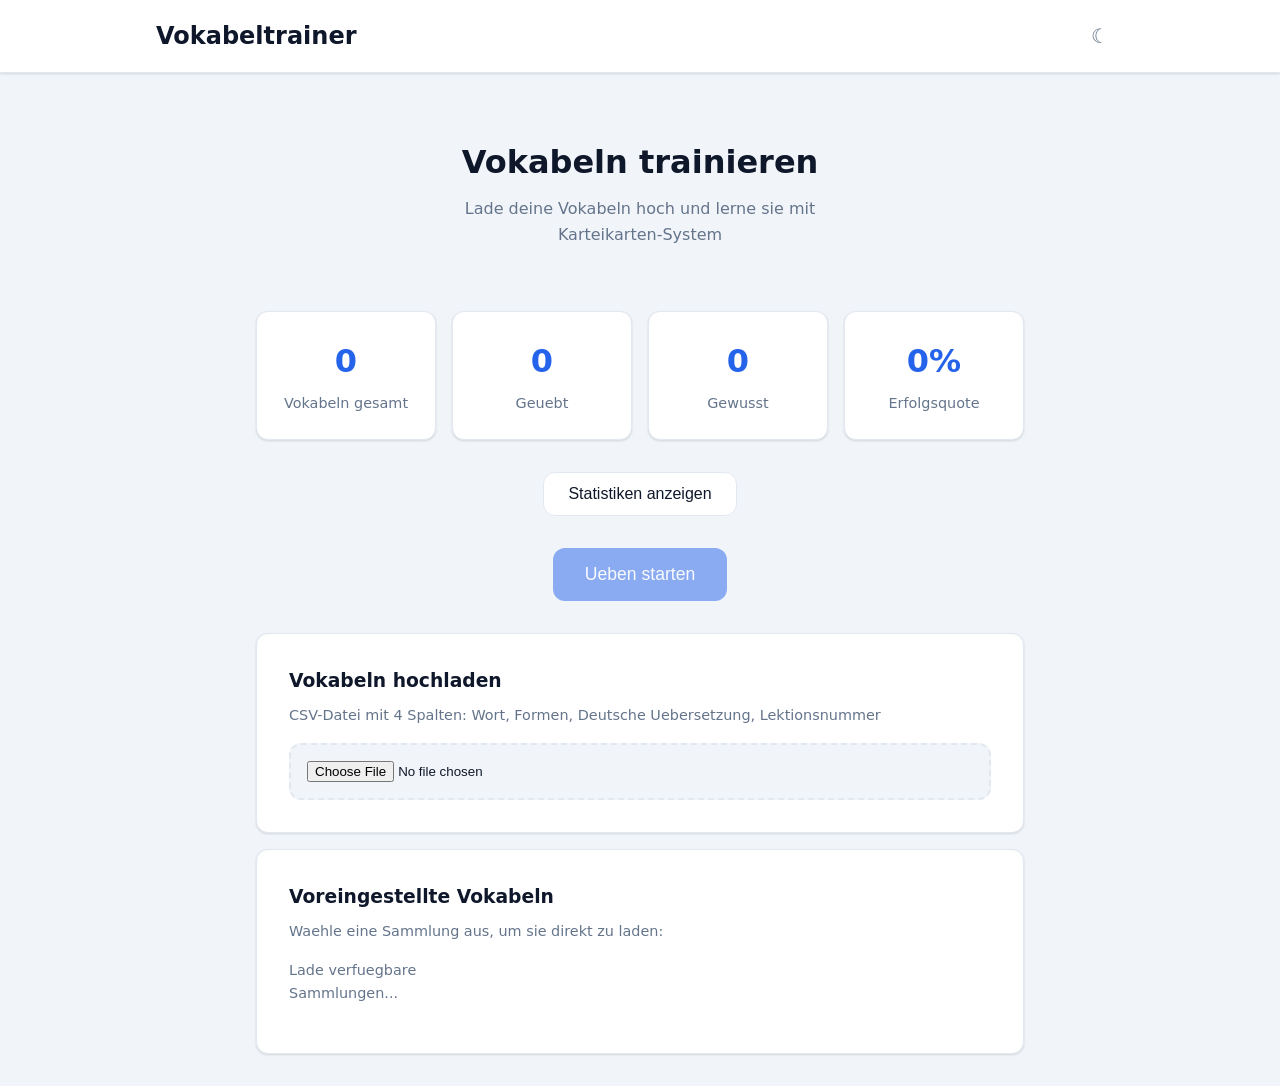
<file: vocab.html>
<!DOCTYPE html>
<html lang="de">
<head>
  <meta charset="UTF-8">
  <meta name="viewport" content="width=device-width, initial-scale=1.0">
  <title>Vokabeltrainer</title>
  <link rel="stylesheet" href="/style.css">
</head>
<body>
  <header>
    <div class="header-content">
      <h1>Vokabeltrainer</h1>
      <button class="btn btn-ghost theme-toggle" id="theme-toggle" title="Dark Mode umschalten">
        <span class="theme-icon" id="theme-icon">&#9790;</span>
      </button>
    </div>
  </header>

  <main class="container">
    <!-- Home View -->
    <div id="home-view">
      <div class="hero">
        <h2>Vokabeln trainieren</h2>
        <p>Lade deine Vokabeln hoch und lerne sie mit Karteikarten-System</p>
      </div>

      <!-- Stats -->
      <div class="stats-grid" id="stats-container">
        <div class="stat-card">
          <div class="stat-value" id="stat-total">0</div>
          <div class="stat-label">Vokabeln gesamt</div>
        </div>
        <div class="stat-card">
          <div class="stat-value" id="stat-practiced">0</div>
          <div class="stat-label">Geuebt</div>
        </div>
        <div class="stat-card">
          <div class="stat-value" id="stat-known">0</div>
          <div class="stat-label">Gewusst</div>
        </div>
        <div class="stat-card">
          <div class="stat-value" id="stat-percentage">0%</div>
          <div class="stat-label">Erfolgsquote</div>
        </div>
      </div>

      <!-- Stats Button -->
      <div class="center">
        <button class="btn btn-secondary" id="show-stats-btn">
          Statistiken anzeigen
        </button>
      </div>

      <!-- Stats Modal -->
      <div id="stats-modal" class="modal hidden">
        <div class="modal-overlay" id="stats-modal-overlay"></div>
        <div class="modal-content">
          <div class="modal-header">
            <h2>Lektionsstatistik</h2>
            <button class="btn btn-ghost modal-close" id="close-stats-btn">&times;</button>
          </div>
          <div class="modal-body">
            <div id="bar-chart" class="bar-chart"></div>
            <div class="chart-legend">
              <span class="legend-item"><span class="legend-color known"></span> Gewusst</span>
              <span class="legend-item"><span class="legend-color unknown"></span> Nicht gewusst</span>
            </div>
          </div>
        </div>
      </div>

      <!-- Start Button -->
      <div class="center">
        <button class="btn btn-primary btn-large" id="start-btn" disabled>
          Ueben starten
        </button>
      </div>

      <!-- CSV Upload -->
      <div class="upload-section">
        <h3>Vokabeln hochladen</h3>
        <p>CSV-Datei mit 4 Spalten: Wort, Formen, Deutsche Uebersetzung, Lektionsnummer</p>
        <input type="file" id="csv-input" accept=".csv" />
        <div id="upload-status"></div>
      </div>

      <!-- Preset Vocabularies -->
      <div class="upload-section" style="margin-top: 1rem;">
        <h3>Voreingestellte Vokabeln</h3>
        <p>Waehle eine Sammlung aus, um sie direkt zu laden:</p>
        <div id="preset-container" class="preset-grid">
          <p class="text-muted">Lade verfuegbare Sammlungen...</p>
        </div>
      </div>
    </div>

    <!-- Lesson Selection View -->
    <div id="select-view" class="hidden">
      <button class="btn btn-ghost" id="back-to-home">Zurueck zur Uebersicht</button>
      
      <div class="lesson-selector">
        <h2>Lektionen auswaehlen</h2>
        <p>Waehle die Lektionen aus, die du ueben moechtest:</p>
        
        <div class="lesson-controls">
          <button class="btn btn-secondary" id="select-all-btn">Alle auswaehlen</button>
          <button class="btn btn-secondary" id="deselect-all-btn">Alle abwaehlen</button>
        </div>
        
        <div id="lessons-grid" class="lessons-grid"></div>
        
        <button class="btn btn-primary btn-large" id="start-practice-btn" disabled>
          Ueben starten
        </button>
      </div>
    </div>

    <!-- Practice View -->
    <div id="practice-view" class="hidden">
      <button class="btn btn-ghost" id="back-to-select">Zurueck zur Auswahl</button>
      
      <div class="practice-container">
        <div class="progress-info">
          <span id="progress-text">Karte 1 von 10</span>
          <div class="progress-bar">
            <div class="progress-fill" id="progress-fill"></div>
          </div>
        </div>

        <div class="flashcard" id="flashcard">
          <div class="flashcard-inner" id="flashcard-inner">
            <div class="flashcard-front">
              <div class="card-label">Latein</div>
              <div class="card-word" id="latin-word">-</div>
              <div class="card-hint">Klicken zum Aufdecken</div>
            </div>
            <div class="flashcard-back">
              <div class="card-label">Deutsch</div>
              <div class="card-word" id="german-word">-</div>
              <div class="card-forms-back" id="german-forms"></div>
            </div>
          </div>
        </div>

        <div class="answer-buttons hidden" id="answer-buttons">
          <button class="btn btn-danger" id="unknown-btn">Nicht gewusst</button>
          <button class="btn btn-success" id="known-btn">Gewusst</button>
        </div>
      </div>

      <!-- Results -->
      <div id="results-view" class="hidden">
        <div class="results-card">
          <h2>Uebung abgeschlossen!</h2>
          <div class="results-stats">
            <div class="result-item">
              <span class="result-value" id="result-total">0</span>
              <span class="result-label">Vokabeln</span>
            </div>
            <div class="result-item success">
              <span class="result-value" id="result-known">0</span>
              <span class="result-label">Gewusst</span>
            </div>
            <div class="result-item danger">
              <span class="result-value" id="result-unknown">0</span>
              <span class="result-label">Nicht gewusst</span>
            </div>
          </div>
          <div class="result-percentage">
            <span id="result-percentage">0%</span> Erfolgsquote
          </div>
          <div class="result-actions">
            <button class="btn btn-warning hidden" id="practice-wrong-btn">Falsche wiederholen</button>
            <button class="btn btn-secondary" id="practice-again-btn">Nochmal ueben</button>
            <button class="btn btn-primary" id="back-home-btn">Zur Uebersicht</button>
          </div>
        </div>
      </div>
    </div>
  </main>

  <script src="/script.js"></script>
</body>
</html>
</file>
<file: style.css>
* {
  margin: 0;
  padding: 0;
  box-sizing: border-box;
}

:root {
  --primary: #2563eb;
  --primary-hover: #1d4ed8;
  --primary-light: rgba(37, 99, 235, 0.1);
  --success: #10b981;
  --success-hover: #059669;
  --danger: #ef4444;
  --danger-hover: #dc2626;
  --warning: #f59e0b;
  --warning-hover: #d97706;
  --accent: #7c3aed;
  --accent-hover: #6d28d9;
  --background: #f1f5f9;
  --surface: #ffffff;
  --surface-hover: #f1f3f5;
  --border: #e2e8f0;
  --text: #0f172a;
  --text-muted: #64748b;
  --radius: 12px;
  --shadow: 0 1px 3px rgba(0, 0, 0, 0.08), 0 1px 2px rgba(0, 0, 0, 0.06);
  --shadow-lg: 0 10px 25px rgba(0, 0, 0, 0.1);
}

html.dark {
  --primary: #3b82f6;
  --primary-hover: #60a5fa;
  --primary-light: rgba(59, 130, 246, 0.15);
  --success: #34d399;
  --success-hover: #6ee7b7;
  --danger: #f87171;
  --danger-hover: #fca5a5;
  --warning: #fbbf24;
  --warning-hover: #f59e0b;
  --accent: #a78bfa;
  --accent-hover: #8b5cf6;
  --background: #0f172a;
  --surface: #1e293b;
  --surface-hover: #334155;
  --border: #334155;
  --text: #f1f5f9;
  --text-muted: #94a3b8;
  --shadow: 0 1px 3px rgba(0, 0, 0, 0.3);
  --shadow-lg: 0 10px 25px rgba(0, 0, 0, 0.4);
}

body {
  font-family: -apple-system, BlinkMacSystemFont, 'Segoe UI', system-ui, sans-serif;
  background: var(--background);
  color: var(--text);
  min-height: 100vh;
  line-height: 1.6;
  transition: background 0.3s, color 0.3s;
}

/* Header */
header {
  background: var(--surface);
  border-bottom: 1px solid var(--border);
  padding: 1rem 0;
  position: sticky;
  top: 0;
  z-index: 100;
  box-shadow: var(--shadow);
  transition: background 0.3s, border-color 0.3s;
}

.header-content {
  max-width: 1000px;
  margin: 0 auto;
  padding: 0 1rem;
  display: flex;
  justify-content: space-between;
  align-items: center;
}

header h1 { font-size: 1.5rem; font-weight: 600; }

.theme-toggle { font-size: 1.25rem; padding: 0.5rem; border-radius: 50%; width: 40px; height: 40px; }
.theme-icon { font-size: 1.25rem; }

/* Container */
.container { max-width: 800px; margin: 0 auto; padding: 2rem 1rem; }

/* Utilities */
.hidden { display: none !important; }
.center { display: flex; justify-content: center; margin: 2rem 0; }
.text-muted { color: var(--text-muted); }

/* Hero */
.hero { text-align: center; padding: 2rem 0; }
.hero h2 { font-size: 2rem; margin-bottom: 0.5rem; }
.hero p { color: var(--text-muted); max-width: 450px; margin: 0 auto; }

/* ==================== BUTTONS ==================== */
.btn {
  display: inline-flex;
  align-items: center;
  justify-content: center;
  gap: 0.5rem;
  padding: 0.75rem 1.5rem;
  border: none;
  border-radius: var(--radius);
  font-size: 1rem;
  font-weight: 500;
  cursor: pointer;
  transition: all 0.2s;
}
.btn:active { transform: scale(0.97); }
.btn-primary { background: var(--primary); color: white; }
.btn-primary:hover { background: var(--primary-hover); }
.btn-primary:disabled { opacity: 0.5; cursor: not-allowed; }
.btn-secondary { background: var(--surface); color: var(--text); border: 1px solid var(--border); }
.btn-secondary:hover { background: var(--surface-hover); }
.btn-ghost { background: transparent; color: var(--text-muted); }
.btn-ghost:hover { color: var(--text); }
.btn-success { background: var(--success); color: white; }
.btn-success:hover { background: var(--success-hover); }
.btn-danger { background: var(--danger); color: white; }
.btn-danger:hover { background: var(--danger-hover); }
.btn-warning { background: var(--warning); color: white; }
.btn-warning:hover { background: var(--warning-hover); }
.btn-accent { background: var(--accent); color: white; }
.btn-accent:hover { background: var(--accent-hover); }
.btn-outline { background: transparent; color: var(--primary); border: 2px solid var(--primary); }
.btn-outline:hover { background: var(--primary); color: white; }
.btn-large { padding: 1rem 2rem; font-size: 1.1rem; }
.btn-small { padding: 0.4rem 0.75rem; font-size: 0.85rem; }

/* ==================== ACTION GRID ==================== */
.action-grid {
  display: grid;
  grid-template-columns: 1fr 1fr;
  gap: 1rem;
  margin: 2rem 0;
}

/* ==================== AUTH CARD ==================== */
.auth-card {
  max-width: 400px;
  margin: 2rem auto;
  padding: 2rem;
  background: var(--surface);
  border: 1px solid var(--border);
  border-radius: var(--radius);
  box-shadow: var(--shadow);
}
.auth-card h2 { text-align: center; margin-bottom: 1.5rem; }
.auth-buttons { display: flex; gap: 1rem; margin-top: 1rem; }
.auth-buttons .btn { flex: 1; }
.error-msg { color: var(--danger); margin-top: 0.75rem; font-size: 0.9rem; text-align: center; min-height: 1.2em; }

/* ==================== FORMS ==================== */
.form-group { margin-bottom: 1rem; }
.form-group label { display: block; margin-bottom: 0.4rem; font-weight: 600; font-size: 0.9rem; }
.form-group input {
  width: 100%;
  padding: 0.7rem 0.9rem;
  border: 2px solid var(--border);
  border-radius: var(--radius);
  background: var(--background);
  color: var(--text);
  font-size: 1rem;
  transition: border-color 0.2s;
}
.form-group input:focus { outline: none; border-color: var(--primary); }

/* ==================== SECTION HEADER ==================== */
.section-header {
  display: flex;
  justify-content: space-between;
  align-items: center;
  margin: 1.5rem 0 1rem;
  flex-wrap: wrap;
  gap: 0.75rem;
}
.inline-form { display: flex; gap: 0.5rem; }
.inline-form input {
  padding: 0.5rem 0.75rem;
  border: 2px solid var(--border);
  border-radius: var(--radius);
  background: var(--background);
  color: var(--text);
  font-size: 0.95rem;
}
.inline-form input:focus { outline: none; border-color: var(--primary); }

/* ==================== CARD GRID ==================== */
.card-grid {
  display: grid;
  grid-template-columns: repeat(auto-fill, minmax(240px, 1fr));
  gap: 1rem;
  margin: 1rem 0;
}
.card-item {
  padding: 1.25rem;
  background: var(--surface);
  border: 1px solid var(--border);
  border-radius: var(--radius);
  box-shadow: var(--shadow);
  cursor: pointer;
  transition: transform 0.15s, box-shadow 0.15s;
}
.card-item:hover { transform: translateY(-2px); box-shadow: var(--shadow-lg); }
.card-item h4 { margin: 0 0 0.25rem; color: var(--text); }
.card-item p { margin: 0; font-size: 0.85rem; }

/* ==================== TEST CARD ==================== */
.test-container { max-width: 500px; margin: 2rem auto; }
.test-card {
  background: var(--surface);
  border: 1px solid var(--border);
  border-radius: var(--radius);
  box-shadow: var(--shadow-lg);
  padding: 2rem;
  text-align: center;
}
.test-input {
  width: 100%;
  padding: 0.85rem;
  margin: 1.5rem 0 1rem;
  border: 2px solid var(--border);
  border-radius: var(--radius);
  background: var(--background);
  color: var(--text);
  font-size: 1.1rem;
  text-align: center;
  transition: border-color 0.2s;
}
.test-input:focus { outline: none; border-color: var(--primary); }
.card-forms { color: var(--text-muted); font-size: 0.9rem; margin-top: 0.5rem; font-style: italic; }

/* ==================== RESULTS TABLE ==================== */
.table-wrap { overflow-x: auto; margin: 1rem 0; }
.results-table { width: 100%; border-collapse: collapse; background: var(--surface); border-radius: var(--radius); overflow: hidden; }
.results-table th, .results-table td { padding: 0.65rem 0.75rem; text-align: left; border-bottom: 1px solid var(--border); font-size: 0.9rem; }
.results-table th { background: var(--primary); color: white; font-weight: 600; }
.results-table tr:last-child td { border-bottom: none; }
.row-correct { background: rgba(16, 185, 129, 0.08); }
.row-wrong { background: rgba(239, 68, 68, 0.08); }
.test-id-display { color: var(--primary); font-size: 1.1rem; letter-spacing: 0.15em; user-select: all; }

/* ==================== STATS GRID ==================== */
.stats-grid { display: grid; grid-template-columns: repeat(auto-fit, minmax(150px, 1fr)); gap: 1rem; margin: 2rem 0; }
.stat-card { background: var(--surface); border: 1px solid var(--border); border-radius: var(--radius); padding: 1.5rem; text-align: center; box-shadow: var(--shadow); transition: background 0.3s, border-color 0.3s; }
.stat-value { font-size: 2rem; font-weight: 700; color: var(--primary); }
.stat-label { color: var(--text-muted); font-size: 0.9rem; margin-top: 0.25rem; }

/* ==================== UPLOAD ==================== */
.upload-section { background: var(--surface); border: 1px solid var(--border); border-radius: var(--radius); padding: 2rem; margin-top: 2rem; box-shadow: var(--shadow); transition: background 0.3s, border-color 0.3s; }
.upload-section h3 { margin-bottom: 0.5rem; }
.upload-section p { color: var(--text-muted); font-size: 0.9rem; margin-bottom: 1rem; }
#csv-input { width: 100%; padding: 1rem; background: var(--background); border: 2px dashed var(--border); border-radius: var(--radius); color: var(--text); cursor: pointer; transition: border-color 0.2s; }
#csv-input:hover { border-color: var(--primary); }
#upload-status { margin-top: 1rem; padding: 0.75rem; border-radius: var(--radius); display: none; }
#upload-status.success { display: block; background: rgba(16, 185, 129, 0.1); color: var(--success); }
#upload-status.error { display: block; background: rgba(239, 68, 68, 0.1); color: var(--danger); }

/* ==================== PRESETS ==================== */
.preset-grid { display: grid; grid-template-columns: repeat(auto-fill, minmax(160px, 1fr)); gap: 0.75rem; }
.preset-btn { background: var(--background); border: 2px solid var(--border); border-radius: var(--radius); padding: 0.75rem 1rem; text-align: center; cursor: pointer; font-size: 0.95rem; font-weight: 500; color: var(--text); transition: all 0.2s; }
.preset-btn:hover { border-color: var(--primary); background: var(--primary-light); }
.preset-btn:active { transform: scale(0.97); }

/* ==================== LESSONS ==================== */
.lesson-selector { margin-top: 1rem; }
.lesson-selector h2 { margin-bottom: 0.5rem; }
.lesson-selector > p { color: var(--text-muted); margin-bottom: 1.5rem; }
.lesson-controls { display: flex; gap: 0.5rem; margin-bottom: 1rem; }
.lessons-grid { display: grid; grid-template-columns: repeat(auto-fill, minmax(120px, 1fr)); gap: 0.75rem; margin-bottom: 2rem; }
.lesson-item { background: var(--surface); border: 2px solid var(--border); border-radius: var(--radius); padding: 1rem; text-align: center; cursor: pointer; transition: all 0.2s; box-shadow: var(--shadow); }
.lesson-item:hover { border-color: var(--primary); }
.lesson-item.selected { background: var(--primary-light); border-color: var(--primary); }
.lesson-item .lesson-number { font-size: 1.5rem; font-weight: 700; }
.lesson-item .lesson-count { font-size: 0.8rem; color: var(--text-muted); }

/* ==================== FLASHCARD ==================== */
.practice-container { margin-top: 1rem; }
.progress-info { text-align: center; margin-bottom: 1.5rem; }
.progress-bar { height: 6px; background: var(--surface); border-radius: 3px; margin-top: 0.5rem; overflow: hidden; border: 1px solid var(--border); }
.progress-fill { height: 100%; background: var(--primary); border-radius: 3px; transition: width 0.3s ease; width: 0%; }
.flashcard { perspective: 1000px; height: 300px; cursor: pointer; margin-bottom: 1.5rem; }
.flashcard-inner { position: relative; width: 100%; height: 100%; transition: transform 0.6s; transform-style: preserve-3d; }
.flashcard.flipped .flashcard-inner { transform: rotateY(180deg); }
.flashcard-front, .flashcard-back { position: absolute; width: 100%; height: 100%; backface-visibility: hidden; display: flex; flex-direction: column; align-items: center; justify-content: center; background: var(--surface); border: 1px solid var(--border); border-radius: var(--radius); padding: 2rem; box-shadow: var(--shadow-lg); }
.flashcard-back { transform: rotateY(180deg); background: var(--primary); border-color: var(--primary); color: white; }
.card-label { font-size: 0.8rem; text-transform: uppercase; letter-spacing: 0.1em; color: var(--text-muted); margin-bottom: 0.5rem; }
.flashcard-back .card-label { color: rgba(255,255,255,0.7); }
.card-word { font-size: 2rem; font-weight: 700; text-align: center; overflow-wrap: break-word; }
.card-forms-back { font-size: 1rem; color: rgba(255,255,255,0.8); margin-top: 0.5rem; font-style: italic; }
.card-hint { position: absolute; bottom: 1rem; font-size: 0.8rem; color: var(--text-muted); }
.answer-buttons { display: flex; gap: 1rem; justify-content: center; }
.answer-buttons .btn { flex: 1; max-width: 200px; }

/* ==================== RESULTS CARD ==================== */
.results-card { background: var(--surface); border: 1px solid var(--border); border-radius: var(--radius); padding: 2rem; box-shadow: var(--shadow); }
.results-card h2 { margin-bottom: 1.5rem; }
.results-stats { display: flex; justify-content: center; gap: 2rem; margin-bottom: 1.5rem; }
.result-item { text-align: center; }
.result-value { display: block; font-size: 2rem; font-weight: 700; }
.result-item.success .result-value { color: var(--success); }
.result-item.danger .result-value { color: var(--danger); }
.result-label { font-size: 0.9rem; color: var(--text-muted); }
.result-percentage { font-size: 1.5rem; font-weight: 600; margin-bottom: 1.5rem; }
.result-percentage span { color: var(--primary); }
.result-actions { display: flex; gap: 1rem; justify-content: center; flex-wrap: wrap; }

/* ==================== MODAL ==================== */
.modal { position: fixed; top: 0; left: 0; width: 100%; height: 100%; z-index: 1000; display: flex; align-items: center; justify-content: center; }
.modal-overlay { position: absolute; top: 0; left: 0; width: 100%; height: 100%; background: rgba(0,0,0,0.5); }
.modal-content { position: relative; background: var(--surface); border-radius: var(--radius); padding: 0; max-width: 600px; width: 90%; max-height: 80vh; overflow: hidden; box-shadow: var(--shadow-lg); }
.modal-header { display: flex; justify-content: space-between; align-items: center; padding: 1.5rem; border-bottom: 1px solid var(--border); }
.modal-header h2 { margin: 0; font-size: 1.25rem; }
.modal-close { padding: 0.5rem; font-size: 1.25rem; }
.modal-body { padding: 1.5rem; overflow-y: auto; max-height: calc(80vh - 80px); }

/* ==================== BAR CHART ==================== */
.chart-container { display: flex; gap: 0.5rem; min-height: 250px; }
.chart-y-axis { display: flex; flex-direction: column; justify-content: space-between; padding: 0 0.5rem 1.5rem 0; font-size: 0.75rem; color: var(--text-muted); text-align: right; min-width: 30px; }
.chart-bars { display: flex; gap: 0.5rem; flex: 1; align-items: flex-end; padding-bottom: 1.5rem; border-left: 1px solid var(--border); border-bottom: 1px solid var(--border); padding-left: 0.5rem; }
.bar-group { display: flex; flex-direction: column; align-items: center; flex: 1; min-width: 30px; max-width: 60px; }
.bar-stack { display: flex; flex-direction: column-reverse; width: 100%; height: 200px; cursor: help; }
.bar { width: 100%; transition: height 0.3s ease; min-height: 0; }
.bar.known { background: var(--success); border-radius: 4px 4px 0 0; }
.bar.unknown { background: var(--danger); }
.bar-label { margin-top: 0.5rem; font-size: 0.75rem; color: var(--text-muted); font-weight: 500; }
.chart-legend { display: flex; justify-content: center; gap: 2rem; margin-top: 1.5rem; padding-top: 1rem; border-top: 1px solid var(--border); }
.legend-item { display: flex; align-items: center; gap: 0.5rem; font-size: 0.9rem; color: var(--text-muted); }
.legend-color { width: 16px; height: 16px; border-radius: 4px; }
.legend-color.known { background: var(--success); }
.legend-color.unknown { background: var(--danger); }
.no-stats { color: var(--text-muted); font-style: italic; text-align: center; padding: 2rem; }

/* ==================== RESPONSIVE ==================== */
@media (max-width: 600px) {
  .hero h2 { font-size: 1.5rem; }
  .stats-grid { grid-template-columns: repeat(2, 1fr); }
  .action-grid { grid-template-columns: 1fr; }
  .flashcard { height: 250px; }
  .card-word { font-size: 1.5rem; }
  .answer-buttons { flex-direction: column; }
  .answer-buttons .btn { max-width: none; }
  .results-stats { flex-direction: column; gap: 1rem; }
  .result-actions { flex-direction: column; }
  .section-header { flex-direction: column; align-items: flex-start; }
  .inline-form { width: 100%; }
  .inline-form input { flex: 1; }
  .modal-content { width: 95%; max-height: 90vh; }
  .chart-container { min-height: 200px; }
  .bar-stack { height: 150px; }
  .bar-group { min-width: 20px; }
  .results-table th, .results-table td { padding: 0.5rem; font-size: 0.8rem; }
}
</file>
